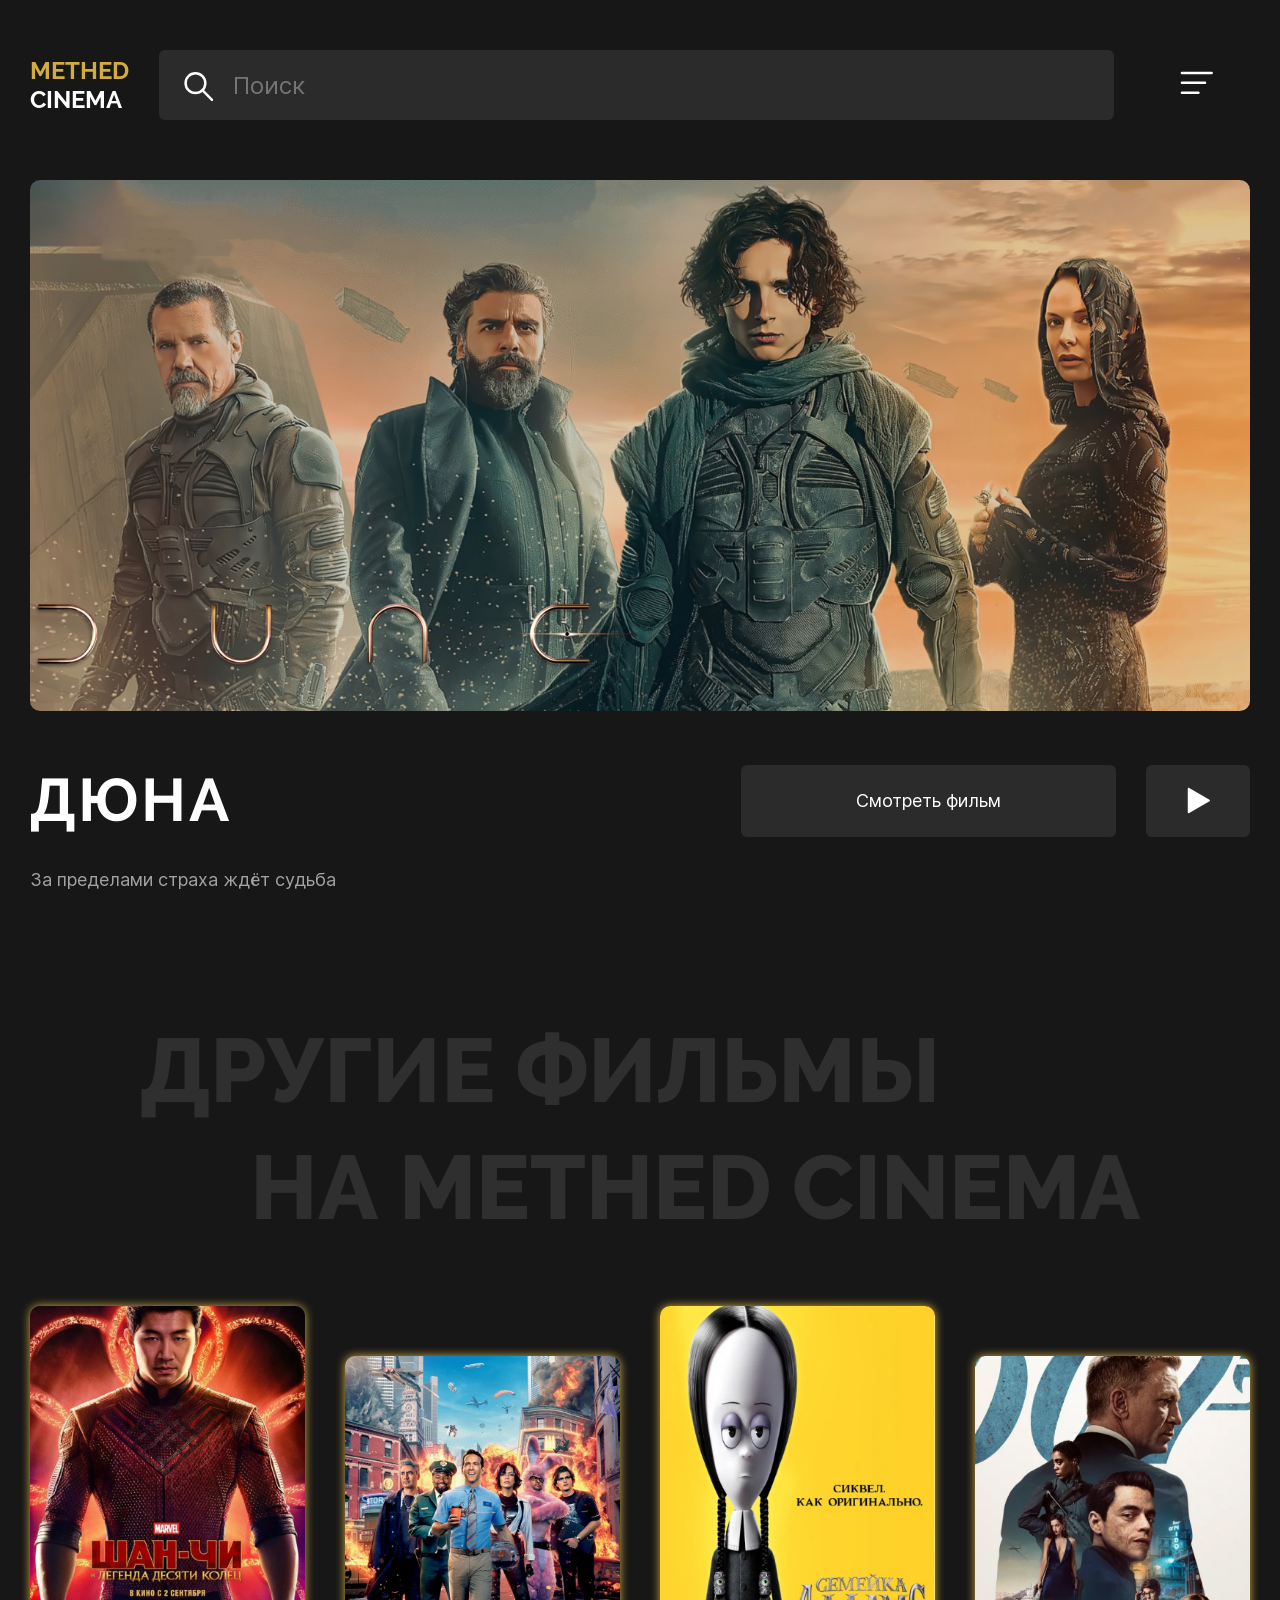
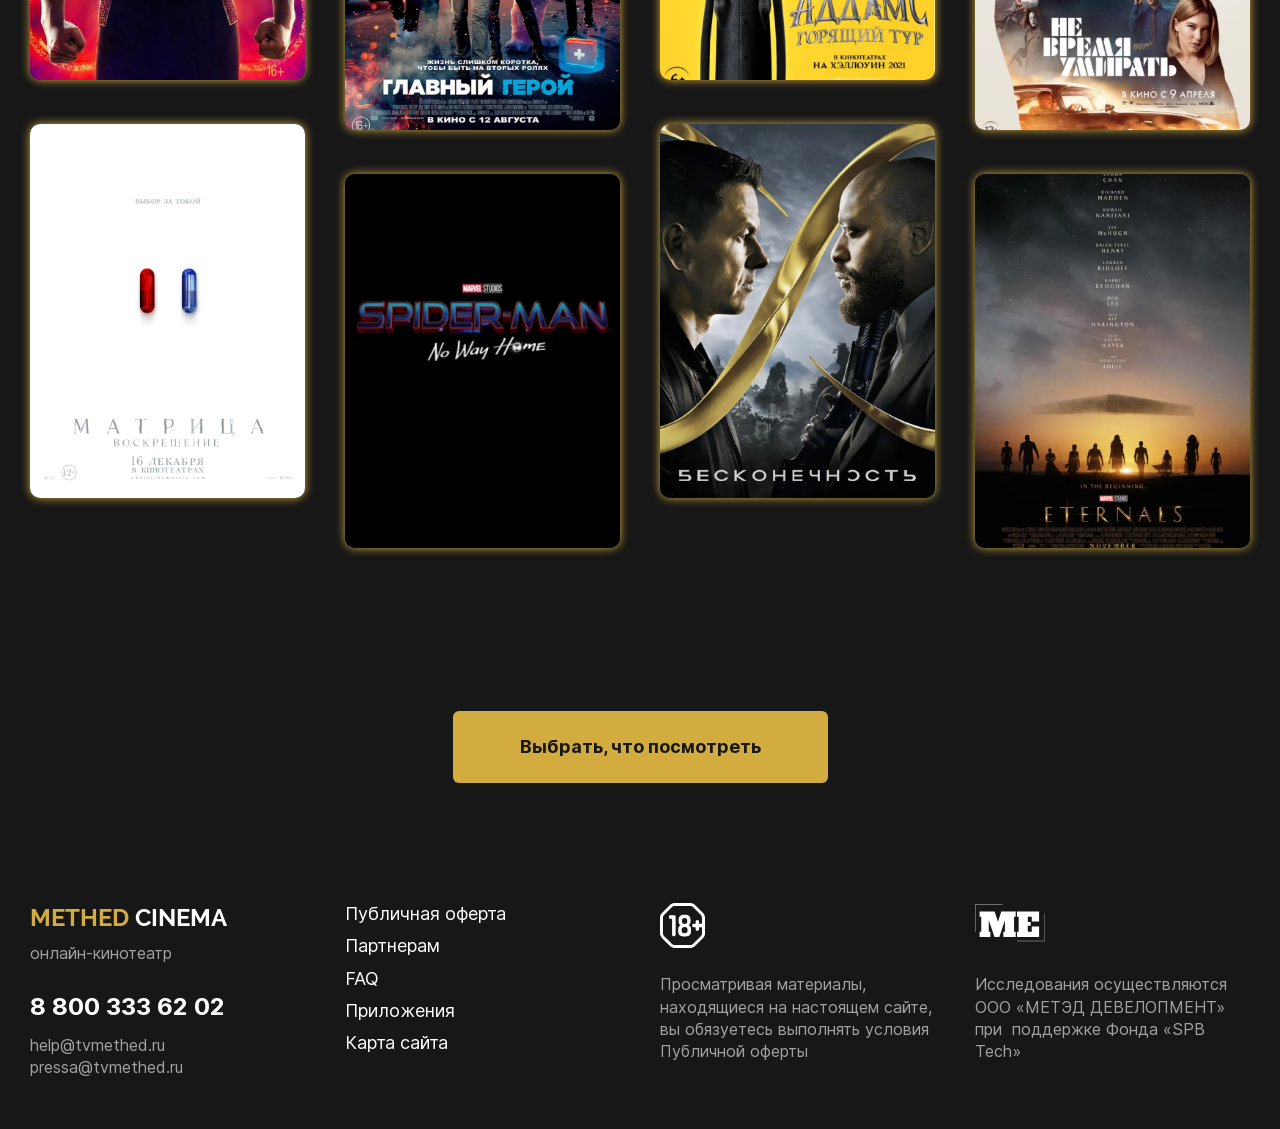
<file: index.html>
<!DOCTYPE html>
<html lang="en">
<head>
    <meta charset="UTF-8">
    <meta http-equiv="X-UA-Compatible" content="IE=edge">
    <meta name="viewport" content="width=device-width, initial-scale=1.0">
    <link rel="stylesheet" href="css/reset.css">
    <link rel="stylesheet" href="css/fonts.css">
    <link rel="stylesheet" href="index.css">
    <title>Methed Cinema</title>
</head>
<body>
    <header class="header">
        <div class="container">
            <nav class="navigation">
                <a class="navigation__logo logo" href="#"><div class="methed">Methed</div> Cinema</a>
                <form class="navigation__form" action="#">
                    <input class="navigation__form-search" type="search" required placeholder="Поиск">
                    </form>
                <button class="navigation__burger">
                    <svg class="navigation__burger-svg" width="40" height="40" viewbox="0 0 40 40" fill="none" xmlns="http://www.w3.org/2000/svg">
                        <path d="M4.94403 9.8959H34.6564" stroke-width="2.475" stroke-linecap="round" stroke-linejoin="round"/>
                        <path d="M28.0537 19.8H4.94403" stroke-width="2.475" stroke-linecap="round" stroke-linejoin="round"/>
                        <path d="M4.94403 29.7041H21.4509" stroke-width="2.475" stroke-linecap="round" stroke-linejoin="round"/>
                    </svg>
                </button>
            </nav>
        </div>
    </header>
    <main class="main">
        <section class="film">
            <div class="container film__container">
                <img class="film__image" src="img/Dune.jpg" alt="Постер к фильму Дюна">
                <h2 class="film__title">ДЮНА</h2>
                <p class="film__tagline">За пределами страха ждёт судьба</p>
                <button class="film__watch btn">Смотреть фильм</button>
                <a class="film__play btn"></a>
            </div>
        </section>
        <section class="others">
            <div class="container">
                <h2 class="others__title">Другие фильмы <div class="others__title-add">на Methed Cinema</div></h2>
                <ul class="others__list">
                    <li class="others__element"><a class="others__link" href="#"><img class="others__image" src="img/shangchi.jpg" alt="Постер к фильму Шанг Чи"></a></li>
                    <li class="others__element"><a class="others__link" href="#"><img class="others__image" src="img/freeguy.jpg" alt="Постер к фильму Главный герой"></a></li>
                    <li class="others__element"><a class="others__link" href="#"><img class="others__image" src="img/addamsfamily.jpg" alt="Постер к фильму Семейка Аддамс"></a></li>
                    <li class="others__element"><a class="others__link" href="#"><img class="others__image" src="img/notimetodie.jpg" alt="Постер к фильму Не время умирать"></a></li>
                    <li class="others__element"><a class="others__link" href="#"><img class="others__image" src="img/matrix.jpg" alt="Постер к фильму Матрица"></a></li>
                    <li class="others__element"><a class="others__link" href="#"><img class="others__image" src="img/spiderman.jpg" alt="Постер к фильму Человек паук"></a></li>
                    <li class="others__element"><a class="others__link" href="#"><img class="others__image" src="img/infinite.jpg" alt="Постер к фильму Бесконечность"></a></li>
                    <li class="others__element"><a class="others__link" href="#"><img class="others__image" src="img/eternals.jpg" alt="Постер к фильму Вечные"></a></li>
                </ul>
                <button class="others__choose-btn btn">Выбрать, что посмотреть</button>
            </div>
        </section>
    </main>
    <footer class="footer">
        <div class="container footer__container">
            <div class="footer__contacts contacts footer__element">
                <a class="contacts__logo logo" href="#"><span class="methed">Methed</span> Cinema</a>
                <p class="contacts__text">онлайн-кинотеатр</p>
                <div class="contacts__phone">8 800 333 62 02</div>
                <a class="contacts__email" href="mailto:help@tvmethed.ru">help@tvmethed.ru</a>
                <a class="contacts__email" href="mailto:pressa@tvmethed.ru">pressa@tvmethed.ru</a>
            </div>
            <div class="footer__links links footer__element">
                <ul class="links__list">
                    <li class="links__element"><a class="links__link" href="#">Публичная оферта</a></li>
                    <li class="links__element"><a class="links__link" href="#">Партнерам</a></li>
                    <li class="links__element"><a class="links__link" href="#">FAQ</a></li>
                    <li class="links__element"><a class="links__link" href="#">Приложения</a></li>
                    <li class="links__element"><a class="links__link" href="#">Карта сайта</a></li>
                </ul>
            </div>
            <div class="footer__disclaimer disclaimer footer__element">
                <img class="disclaimer__image" src="img/18.svg" alt="18+">
                <p class="disclaimer__text">Просматривая материалы, находящиеся на настоящем сайте, вы обязуетесь выполнять условия Публичной оферты</p>
            </div>
            <div class="footer__sponsor sponsor footer__element">
                <img class="sponsor__image" src="img/me.svg" alt="Логотип Метэд Девелопмент">
                <p class="sponsor__text">Исследования осуществляются ООО «МЕТЭД ДЕВЕЛОПМЕНТ» при  поддержке Фонда «SPB Tech»</p>
            </div>
        </div>
    </footer>
</body>
</html>
</file>
<file: css/fonts.css>
@font-face {
    font-family: "Inter";
    src: local("Inter"),
        url(../fonts/Inter-Regular.woff2),
        url(../fonts/Inter-Regular.woff);
    font-style: normal;
    font-weight: 400;
    font-display: swap;
}

@font-face {
    font-family: "Inter";
    src: local("Inter"),
        url(../fonts/Inter-Bold.woff2),
        url(../fonts/Inter-Bold.woff);
    font-style: normal;
    font-weight: 700;
    font-display: swap;
}

@font-face {
    font-family: "Raleway";
    src: local("Raleway"),
        url(../fonts/Raleway-Bold.woff2),
        url(../fonts/Raleway-Bold.woff);
    font-style: normal;
    font-weight: 700;
    font-display: swap;
}

@font-face {
    font-family: "Raleway";
    src: local("Raleway"),
        url(../fonts/Raleway-ExtraBold.woff2),
        url(../fonts/Raleway-ExtraBold.woff);
    font-style: normal;
    font-weight: 800;
    font-display: swap;
}
</file>
<file: index.css>
@import url(css/style.css);
@import url(css/variables.css);
@import url(css/modules/navigation.css);
@import url(css/modules/film.css);
@import url(css/modules/others.css);
@import url(css/modules/footer.css);
</file>
